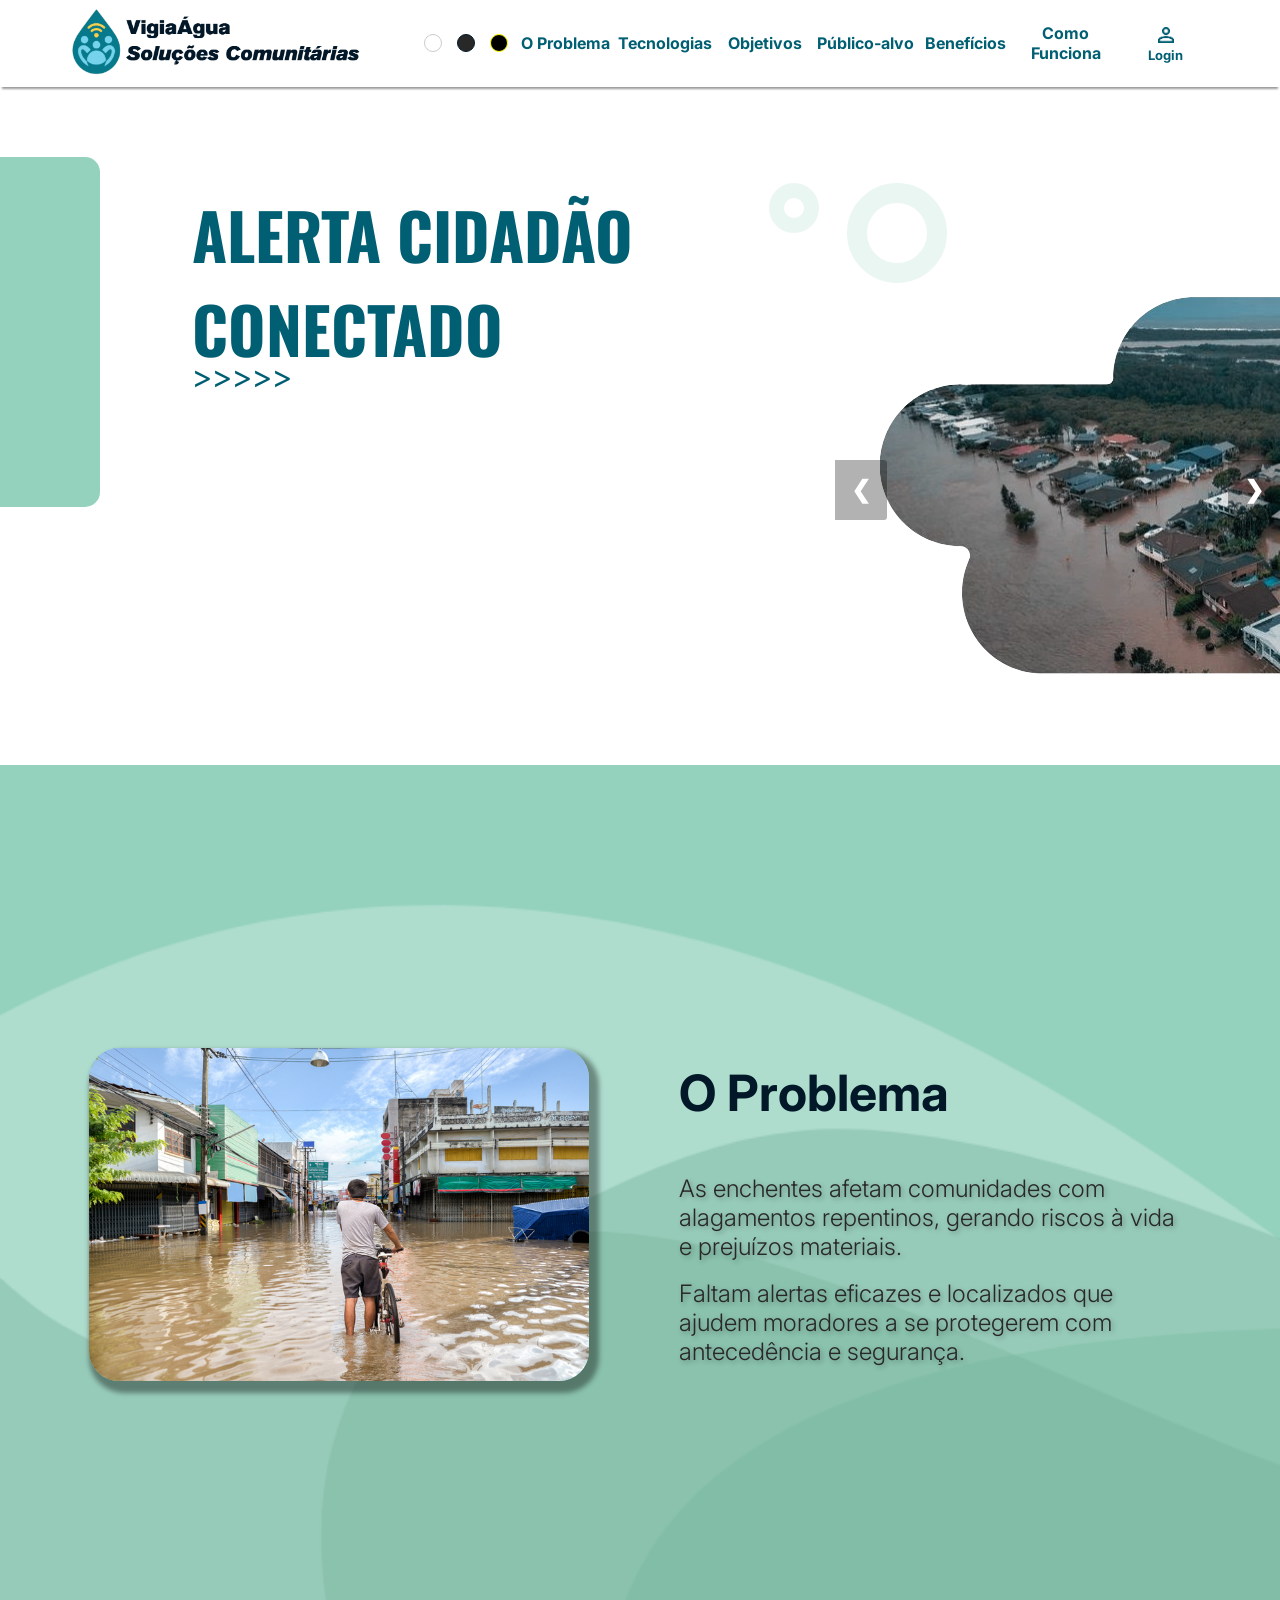
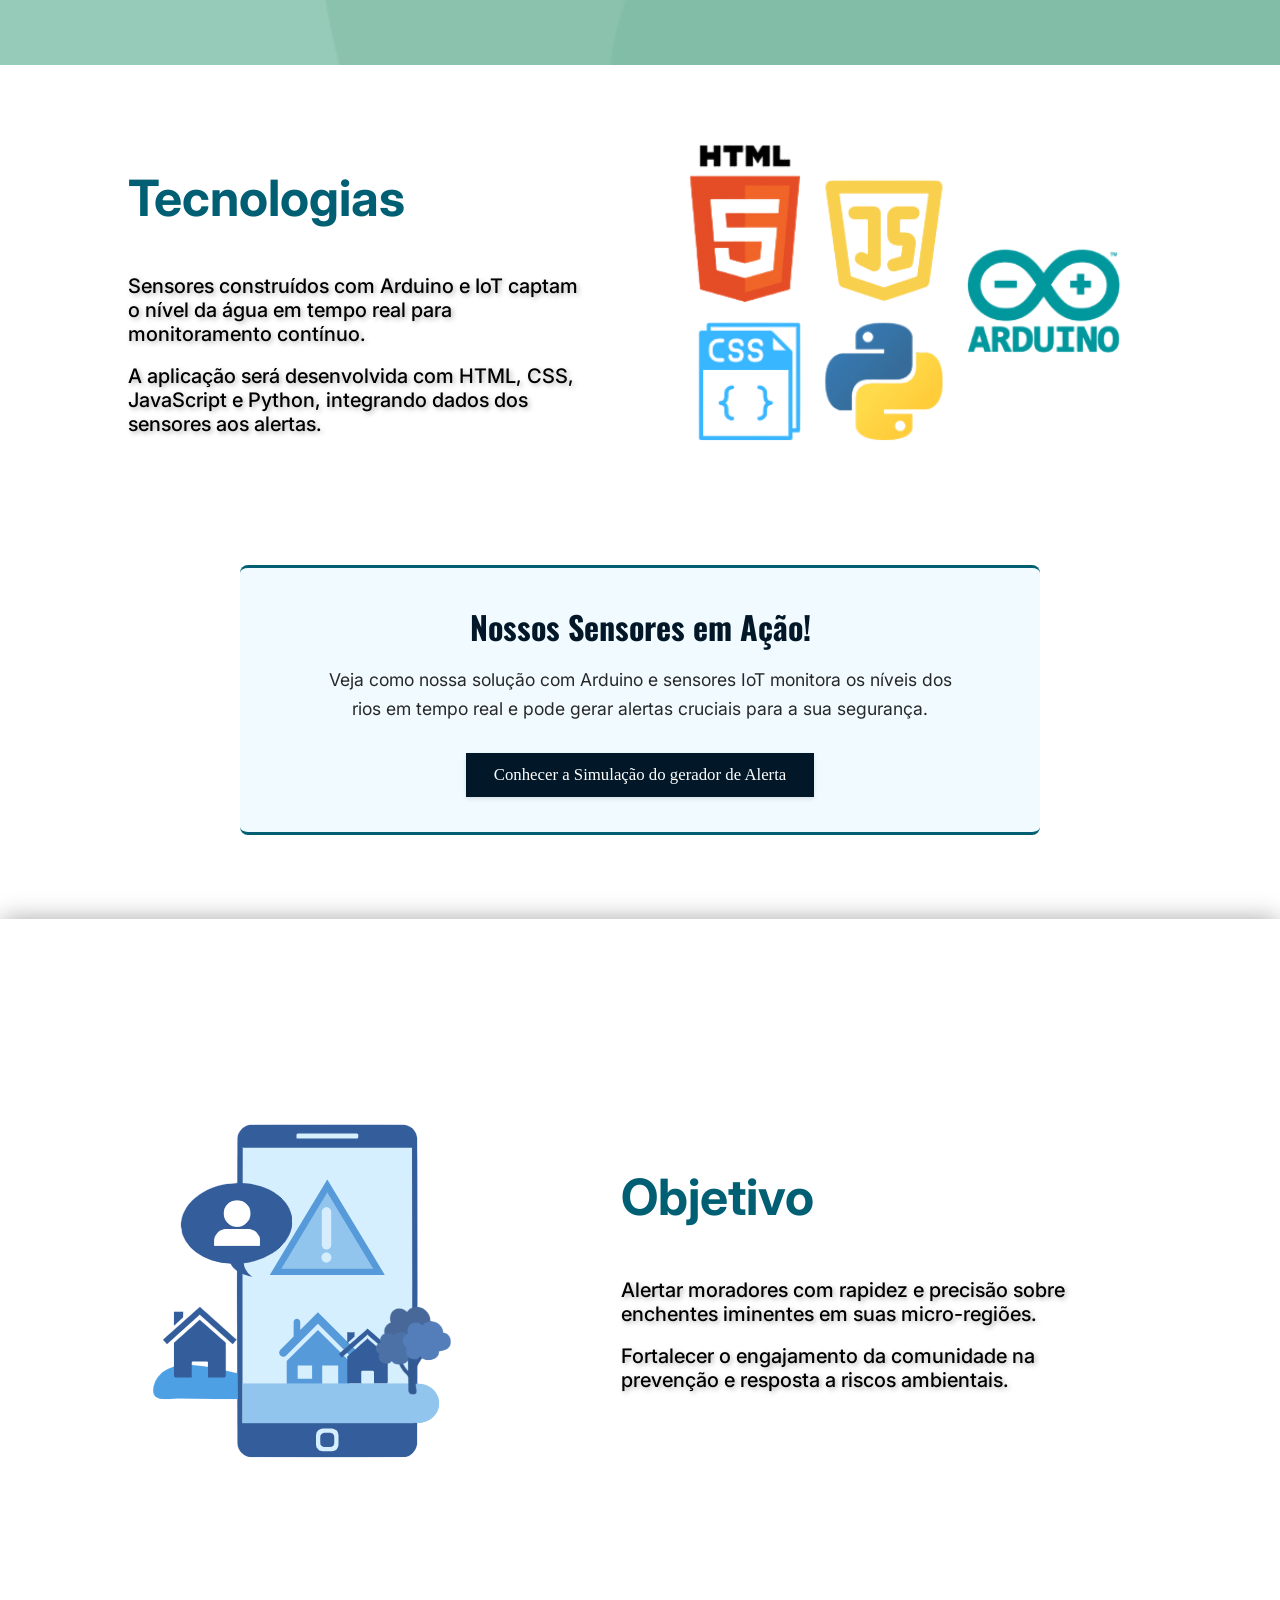
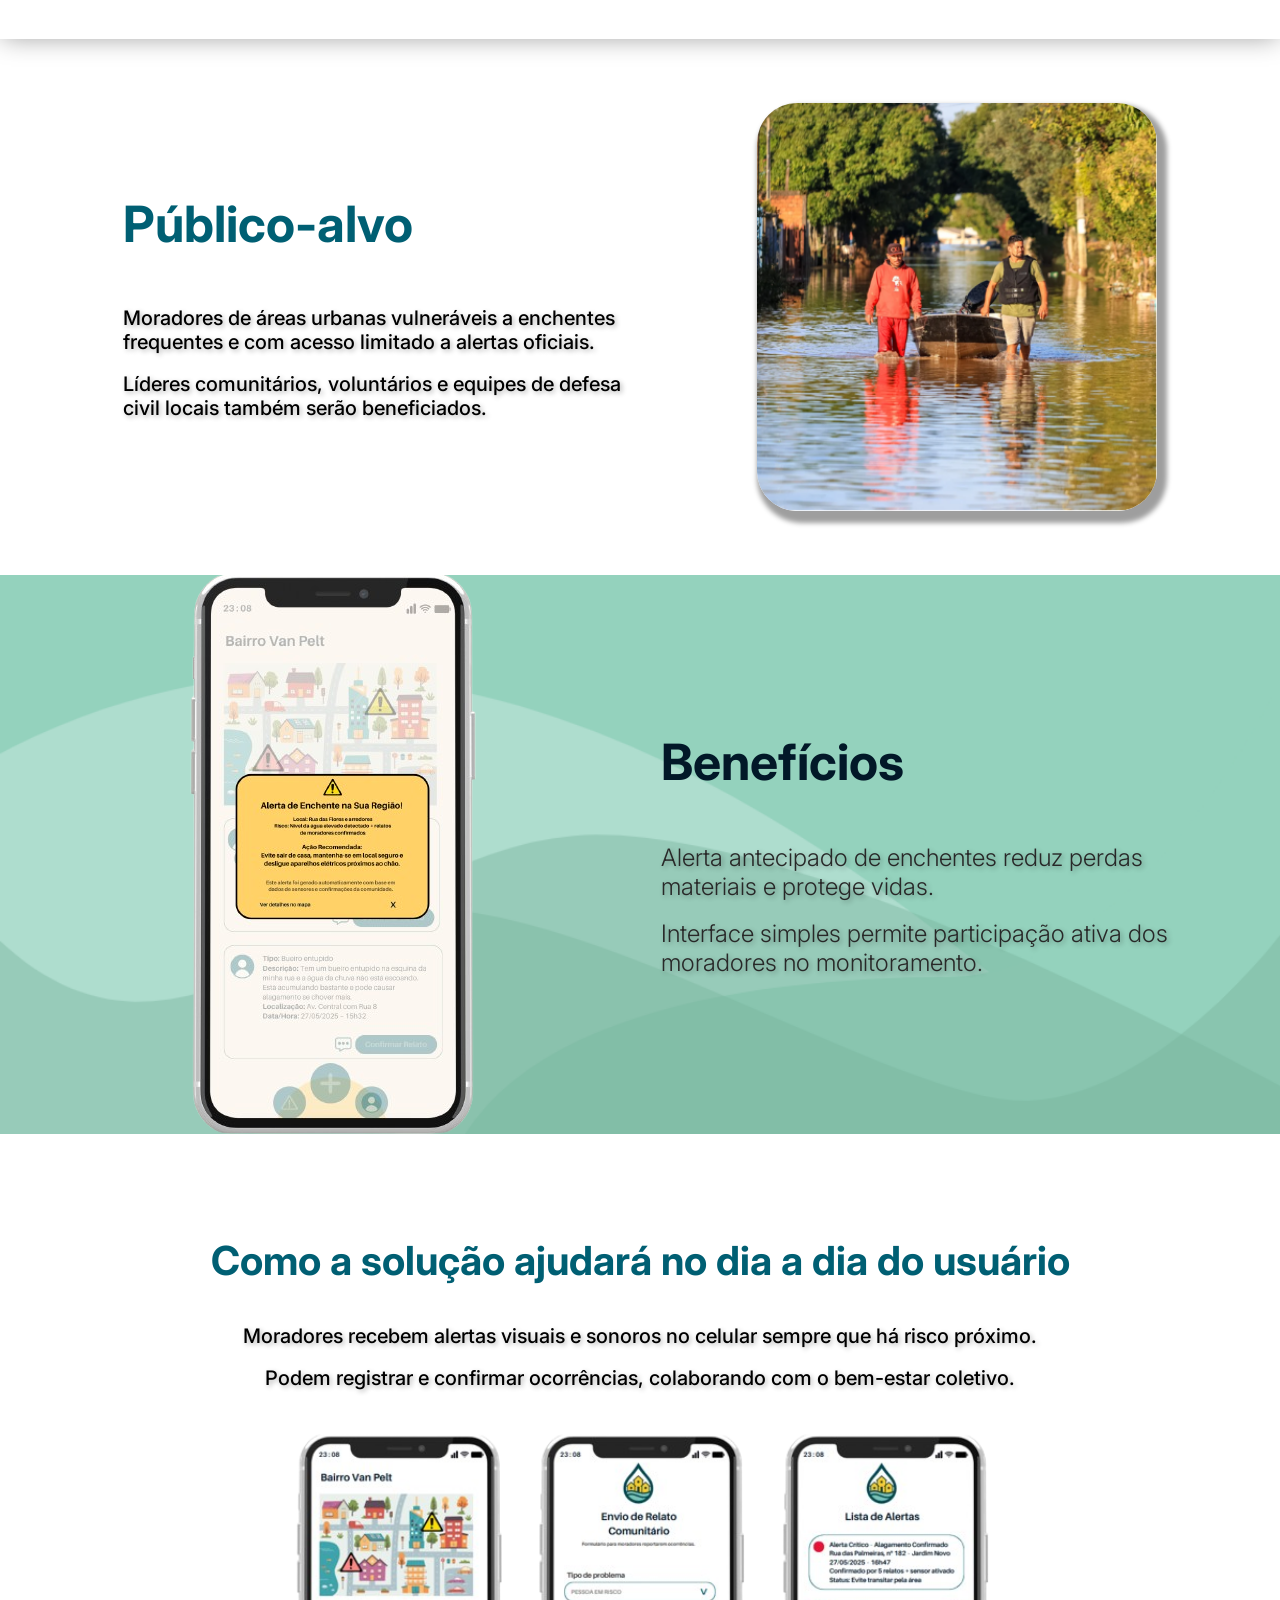
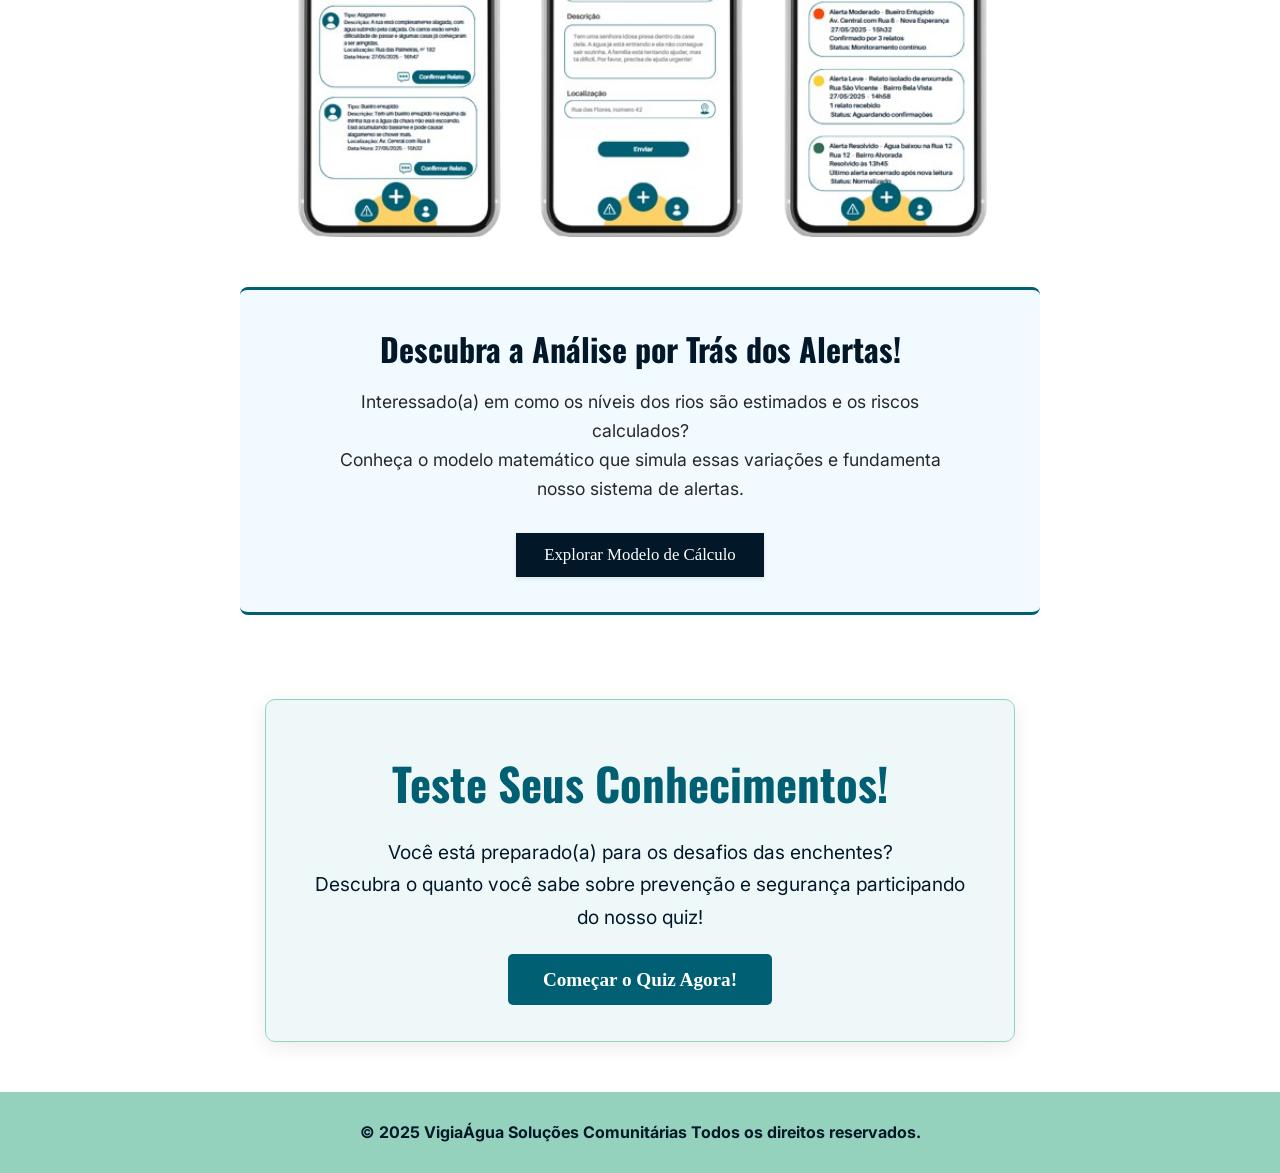
<file: index.html>
<!DOCTYPE html>
<html lang="pt-br">
<head>
    <meta charset="UTF-8">
    <meta name="viewport" content="width=device-width, initial-scale=1.0">
    <title>Alerta cidadão conectado</title>

    <link rel="stylesheet" href="src/css/style.css">
</head>
<body>
    <header class="cabecalho">
    <a href="../../index.html" aria-label="Página Inicial VigiaÁgua"> <img src="src/assets/images/logo.png" alt="Logo VigiaÁgua" class="cabecalho__logo">
    </a>
    
    <nav class="cabecalho__nav" id="navPrincipal">
        <ul class="cabecalho__lista-nav">
            <a href="#" class="cabecalho__link-nav tema-switcher" data-tema="padrao" title="Aplicar Tema Padrão">
                <li class="cabecalho__item-nav item-tema">
                    <span class="icone-tema icone-tema-padrao"></span>
                </li>
            </a>
            <a href="#" class="cabecalho__link-nav tema-switcher" data-tema="escuro" title="Aplicar Tema Escuro">
                <li class="cabecalho__item-nav item-tema">
                    <span class="icone-tema icone-tema-escuro"></span>
                </li>
            </a>
            <a href="#" class="cabecalho__link-nav tema-switcher" data-tema="contraste" title="Aplicar Tema Alto Contraste">
                <li class="cabecalho__item-nav item-tema">
                    <span class="icone-tema icone-tema-contraste"></span>
                </li>
            </a>

            <a href="#problema" class="cabecalho__link-nav">
                <li class="cabecalho__item-nav">O Problema</li>
            </a>
            <a href="#tecnologias" class="cabecalho__link-nav">
                <li class="cabecalho__item-nav">Tecnologias</li>
            </a>
            <a href="#objetivos" class="cabecalho__link-nav">
                <li class="cabecalho__item-nav">Objetivos</li>
            </a>
            <a href="#publicoalvo" class="cabecalho__link-nav">
                <li class="cabecalho__item-nav">Público-alvo</li>
            </a>
            <a href="#beneficios" class="cabecalho__link-nav">
                <li class="cabecalho__item-nav">Benefícios</li>
            </a>
            <a href="#comofunciona" class="cabecalho__link-nav">
                <li class="cabecalho__item-nav">Como Funciona</li>
            </a>

            <a href="src/pages/login.html"
                class="cabecalho__link-nav cabecalho__login-item"
                id="auth-link"
                data-loggedout-href="src/pages/login.html"
                data-loggedin-href="src/pages/conta.html">
                <li class="cabecalho__item-nav login_icon">
                    <img id="auth-link-img"
                        src="src/assets/images/login.png" 
                        alt="Login"
                        style="height: 24px; vertical-align: middle;"
                        data-loggedout-src="src/assets/images/login.png"
                        data-loggedin-src="src/assets/images/conta.png" data-loggedin-alt="Conta">
                    <br>
                    <span id="auth-link-text"
                        data-loggedout-text="Login"
                        data-loggedin-text="Conta">Login</span>
                </li>
            </a>
        </ul>
    </nav>

    <button class="cabecalho__menu-hamburguer" id="menuHamburguer" aria-label="Abrir menu" aria-expanded="false" aria-controls="navPrincipal">
        <span></span>
        <span></span>
        <span></span>
    </button>
</header>

    <main class="principal">
        <div class="principal__apresentacao">
        <div class="principal__caixa"></div>
        <h2 class="principal__titulo">Alerta cidadão <br> conectado</h2>
        <span class="principal__span">>>>>></span>
        <div class="principal__circulo"></div>
        <div class="principal__circulo2"></div>

        <div class="slideshow-container">
            <div class="meuSlide fade">
                <img src="src/assets/images/img_enchente.png" alt="Imagem de enchente 1">
            </div>
            <div class="meuSlide fade">
                <img src="src/assets/images/enchente_publicoalvo.png" alt="Imagem de enchente 2">
            </div>
            <div class="meuSlide fade">
                <img src="src/assets/images/enchente_problema.jpg" alt="Imagem de enchente 3">
            </div>

            <a class="anterior" onclick="mudarSlide(-1)">&#10094;</a>
            <a class="proximo" onclick="mudarSlide(1)">&#10095;</a>
        </div>
        </div>

        <section class="principal__problema" id="problema">
            <div class="principal__problema-conteudo">
                <h2 class="principal__problema-titulo">O Problema</h2>
                <p class="principal__problema-texto">
                    As enchentes afetam comunidades com alagamentos repentinos, gerando riscos à vida e prejuízos materiais.
                </p><br>
                <p class="principal__problema-texto">
                    Faltam alertas eficazes e localizados que ajudem moradores a se protegerem com antecedência e segurança.
                </p>
            </div>
            <img src="src/assets/images/enchente_problema.jpg" alt="Menino de costas andando com uma bicicleta no meio de uma enchente" class="principal__problema-img" >
        </section>

        <section class="principal__tecnologias" id="tecnologias">
            <div class="principal__tecnologias-linha-conteudo">
                <div class="principal__tecnologias-conteudo">
                    <h2 class="principal__tecnologias-titulo">Tecnologias</h2>
                    <p class="principal__tecnologias-texto">
                        Sensores construídos com Arduino e IoT captam o nível da água em tempo real para monitoramento contínuo. 
                    </p><br>
                    <p class="principal__tecnologias-texto">
                    A aplicação será desenvolvida com HTML, CSS, JavaScript e Python, integrando dados dos sensores aos alertas.
                    </p>
                </div>
                <img src="src/assets/images/tecnologias.png" alt="Tecnologias utilizadas: HTML, CSS,JavaScript, Pyhton e Arduíno" class="principal__tecnologias-img" >
            </div>

            <div class="convite-bloco convite-sensores-iot">
                <h3 class="convite-bloco__titulo">Nossos Sensores em Ação!</h3>
                <p class="convite-bloco__texto">
                    Veja como nossa solução com Arduino e sensores IoT monitora os níveis dos rios em tempo real e pode gerar alertas cruciais para a sua segurança.
                </p>
                <a href="https://wokwi.com/projects/432203878280288257" class="form-botao convite-bloco__botao" target="_blank">Conhecer a Simulação do gerador de Alerta</a>
            </div>
        </section>

        <section class="principal__objetivo" id="objetivos">
            <div class="principal__objetivo-conteudo">
                <h2 class="principal__objetivo-titulo">Objetivo</h2>
                <p class="principal__objetivo-texto">
                    Alertar moradores com rapidez e precisão sobre enchentes iminentes em suas micro-regiões.
                </p><br>
                <p class="principal__objetivo-texto">
                   Fortalecer o engajamento da comunidade na prevenção e resposta a riscos ambientais.
                </p>
            </div>
            <img src="src/assets/images/objetivo.png" alt="Desenho de um celular com um símbolo de alerta na tela, três casas ao fundo e uma árvore ao lado." class="principal__objetivo-img" >
        </section>

        <section class="principal__publicoalvo" id="publicoalvo">
            <div class="principal__publicoalvo-conteudo">
                <h2 class="principal__publicoalvo-titulo">Público-alvo</h2>
                <p class="principal__publicoalvo-texto">
                    Moradores de áreas urbanas vulneráveis a enchentes frequentes e com acesso limitado a alertas oficiais.
                </p><br>
                <p class="principal__publicoalvo-texto">
                   Líderes comunitários, voluntários e equipes de defesa civil locais também serão beneficiados.
                </p>
            </div>
            <img src="src/assets/images/enchente_publicoalvo.png" alt="Imagem de dois homens com um barco em uma enchente." class="principal__publicoalvo-img" >
        </section>

        <section class="principal__beneficios" id="beneficios">
            <div class="principal__beneficios-conteudo">
                <h2 class="principal__beneficios-titulo">Benefícios</h2>
                <p class="principal__beneficios-texto">
                    Alerta antecipado de enchentes reduz perdas materiais e protege vidas.
                </p><br>
                <p class="principal__beneficios-texto">
                   Interface simples permite participação ativa dos moradores no monitoramento.
                </p>
            </div>
            <img src="src/assets/images/beneficios.png" alt="Imagem do protótipo da solução: celular exibindo uma mensagem de alerta." class="principal__beneficios-img" >
        </section>

        <section class="principal__solucao" id="comofunciona">
           
            <h2 class="principal__solucao-titulo">Como a solução ajudará no dia a dia do usuário </h2>
            <p class="principal__solucao-texto">
                Moradores recebem alertas visuais e sonoros no celular sempre que há risco próximo.
            </p><br>
            <p class="principal__solucao-texto">
                Podem registrar e confirmar ocorrências, colaborando com o bem-estar coletivo.
            </p>
           
            <img src="src/assets/images/solucao.png" alt="Protótipo de aplicativo com três telas: uma mostra relatos de problemas urbanos, outra permite enviar um novo relato, e a terceira exibe alertas classificados por gravidade com cores e detalhes." class="principal__solucao-img" >

            <div class="convite-bloco convite-modelo-matematico">
                <h3 class="convite-bloco__titulo">Descubra a Análise por Trás dos Alertas!</h3>
                <p class="convite-bloco__texto">
                    Interessado(a) em como os níveis dos rios são estimados e os riscos calculados? <br>
                    Conheça o modelo matemático que simula essas variações e fundamenta nosso sistema de alertas.
                </p>
                <a href="src/pages/calculo.html" class="form-botao convite-bloco__botao">Explorar Modelo de Cálculo</a>
            </div>
            </section>

        <section class="quiz-convite-secao" id="quiz_enchente"> <h2 class="quiz-convite__titulo">Teste Seus Conhecimentos!</h2>
            <p class="quiz-convite__texto">
                Você está preparado(a) para os desafios das enchentes? <br>
                Descubra o quanto você sabe sobre prevenção e segurança participando do nosso quiz!
            </p>
            <a href="src/pages/quiz.html" class="form-botao quiz-convite__botao">Começar o Quiz Agora!</a>
        </section>
    </main>

    <footer class="rodape">
        <p>
            © 2025 VigiaÁgua Soluções Comunitárias Todos os direitos reservados.
        </p>
    </footer>
</body>

<script src="src/js/slide.js"></script>
<script src="src/js/estaLogado.js"></script>
<script src="src/js/personalizacaoTema.js"></script>
<script src="src/js/menuHamburguer.js"></script>

</html>
</file>
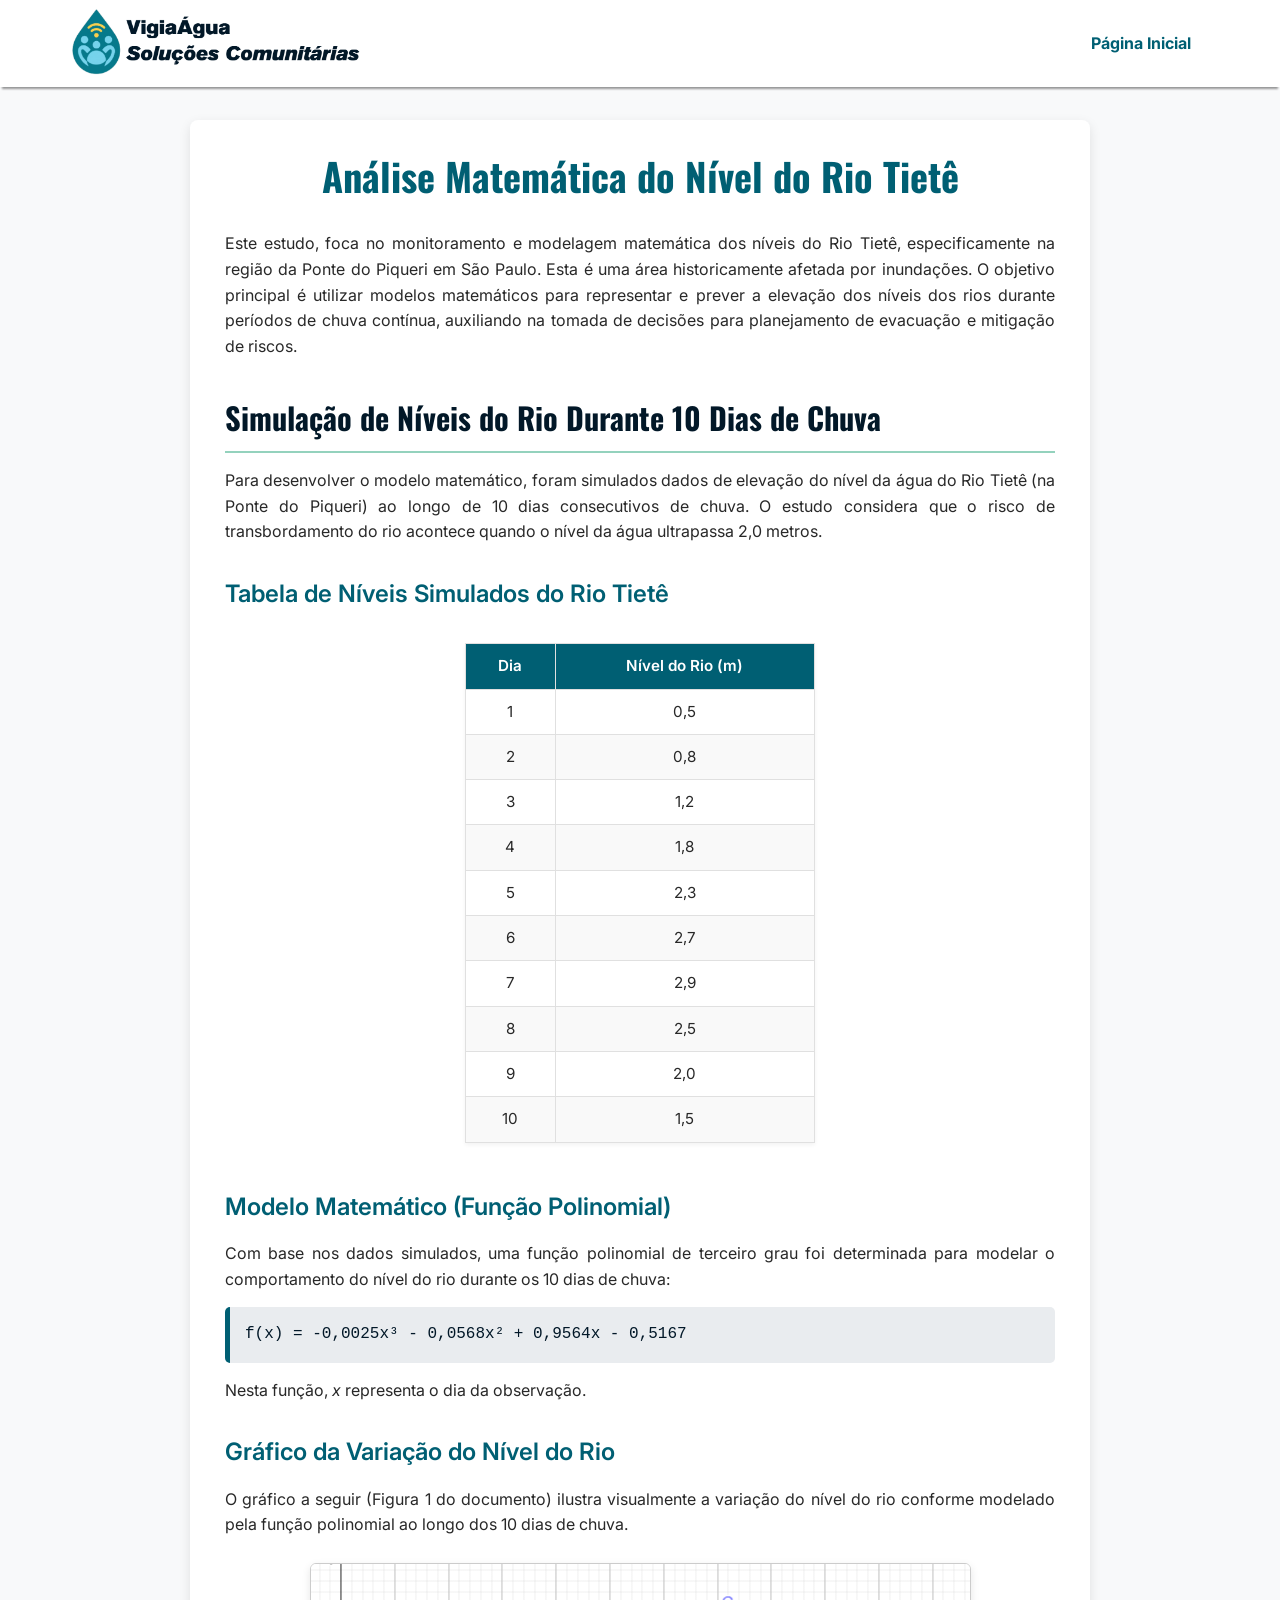
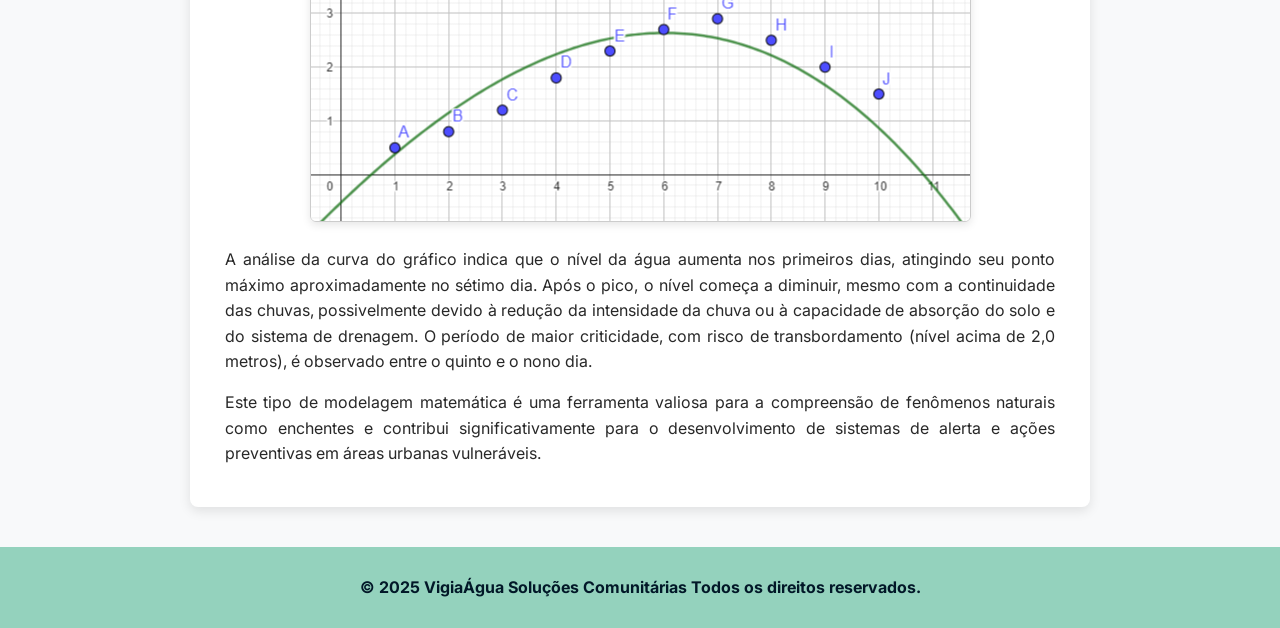
<file: src/pages/calculo.html>
<!DOCTYPE html>
<html lang="pt-br">
<head>
    <meta charset="UTF-8">
    <meta name="viewport" content="width=device-width, initial-scale=1.0">
    <title>Cálculo e Modelagem - Alerta Cidadão Conectado</title>
    <link rel="stylesheet" href="../css/style.css">
</head>
<body>
    <header class="cabecalho">
        <a href="../../index.html" aria-label="Página Inicial VigiaÁgua">
            <img src="../assets/images/logo.png" alt="Logo VigiaÁgua" class="cabecalho__logo">
        </a>
        <nav class="cabecalho__nav">
            <ul class="cabecalho__lista-nav">
                <a href="../../index.html" class="cabecalho__link-nav" style="width: 150px; margin-left: 500px;">
                    <li class="cabecalho__item-nav">Página Inicial</li>
                </a>
                </ul>
        </nav>
    </header>

    <main class="calculo">
        <section class="conteudo-calculo">
            <h1>Análise Matemática do Nível do Rio Tietê</h1>
            <p>Este estudo, foca no monitoramento e modelagem matemática dos níveis do Rio Tietê, especificamente na região da Ponte do Piqueri em São Paulo. Esta é uma área historicamente afetada por inundações. O objetivo principal é utilizar modelos matemáticos para representar e prever a elevação dos níveis dos rios durante períodos de chuva contínua, auxiliando na tomada de decisões para planejamento de evacuação e mitigação de riscos.</p>

            <h2>Simulação de Níveis do Rio Durante 10 Dias de Chuva</h2>
            <p>Para desenvolver o modelo matemático, foram simulados dados de elevação do nível da água do Rio Tietê (na Ponte do Piqueri) ao longo de 10 dias consecutivos de chuva. O estudo considera que o risco de transbordamento do rio acontece quando o nível da água ultrapassa 2,0 metros.</p>

            <h3>Tabela de Níveis Simulados do Rio Tietê</h3>
            <div class="tabela-container">
                <table>
                    <thead>
                        <tr>
                            <th>Dia</th>
                            <th>Nível do Rio (m)</th>
                        </tr>
                    </thead>
                    <tbody>
                        <tr><td>1</td><td>0,5</td></tr>
                        <tr><td>2</td><td>0,8</td></tr>
                        <tr><td>3</td><td>1,2</td></tr>
                        <tr><td>4</td><td>1,8</td></tr>
                        <tr><td>5</td><td>2,3</td></tr>
                        <tr><td>6</td><td>2,7</td></tr>
                        <tr><td>7</td><td>2,9</td></tr>
                        <tr><td>8</td><td>2,5</td></tr>
                        <tr><td>9</td><td>2,0</td></tr>
                        <tr><td>10</td><td>1,5</td></tr>
                    </tbody>
                </table>
            </div>

            <h3>Modelo Matemático (Função Polinomial)</h3>
            <p>Com base nos dados simulados, uma função polinomial de terceiro grau foi determinada para modelar o comportamento do nível do rio durante os 10 dias de chuva:</p>
            <p class="funcao-matematica"><em>f(x) = -0,0025x³ - 0,0568x² + 0,9564x - 0,5167</em></p>
            <p>Nesta função, <em>x</em> representa o dia da observação.</p>

            <h3>Gráfico da Variação do Nível do Rio</h3>
            <p>O gráfico a seguir (Figura 1 do documento) ilustra visualmente a variação do nível do rio conforme modelado pela função polinomial ao longo dos 10 dias de chuva.</p>
            <img src="../assets/images/grafico.png" alt="Gráfico da variação do nível do rio Tietê em 10 dias de chuva" class="grafico-rio">
            
            <p>A análise da curva do gráfico indica que o nível da água aumenta nos primeiros dias, atingindo seu ponto máximo aproximadamente no sétimo dia. Após o pico, o nível começa a diminuir, mesmo com a continuidade das chuvas, possivelmente devido à redução da intensidade da chuva ou à capacidade de absorção do solo e do sistema de drenagem. O período de maior criticidade, com risco de transbordamento (nível acima de 2,0 metros), é observado entre o quinto e o nono dia.</p>

            <p>Este tipo de modelagem matemática é uma ferramenta valiosa para a compreensão de fenômenos naturais como enchentes e contribui significativamente para o desenvolvimento de sistemas de alerta e ações preventivas em áreas urbanas vulneráveis.</p>
        </section>
    </main>

    <footer class="rodape">
        <p>
            © 2025 VigiaÁgua Soluções Comunitárias Todos os direitos reservados.
        </p>
    </footer>

    <script src="../js/slide.js"></script> 
    <script src="../js/estaLogado.js"></script>
    <script src="../js/personalizacaoTema.js"></script>
</body>
</html>
</file>
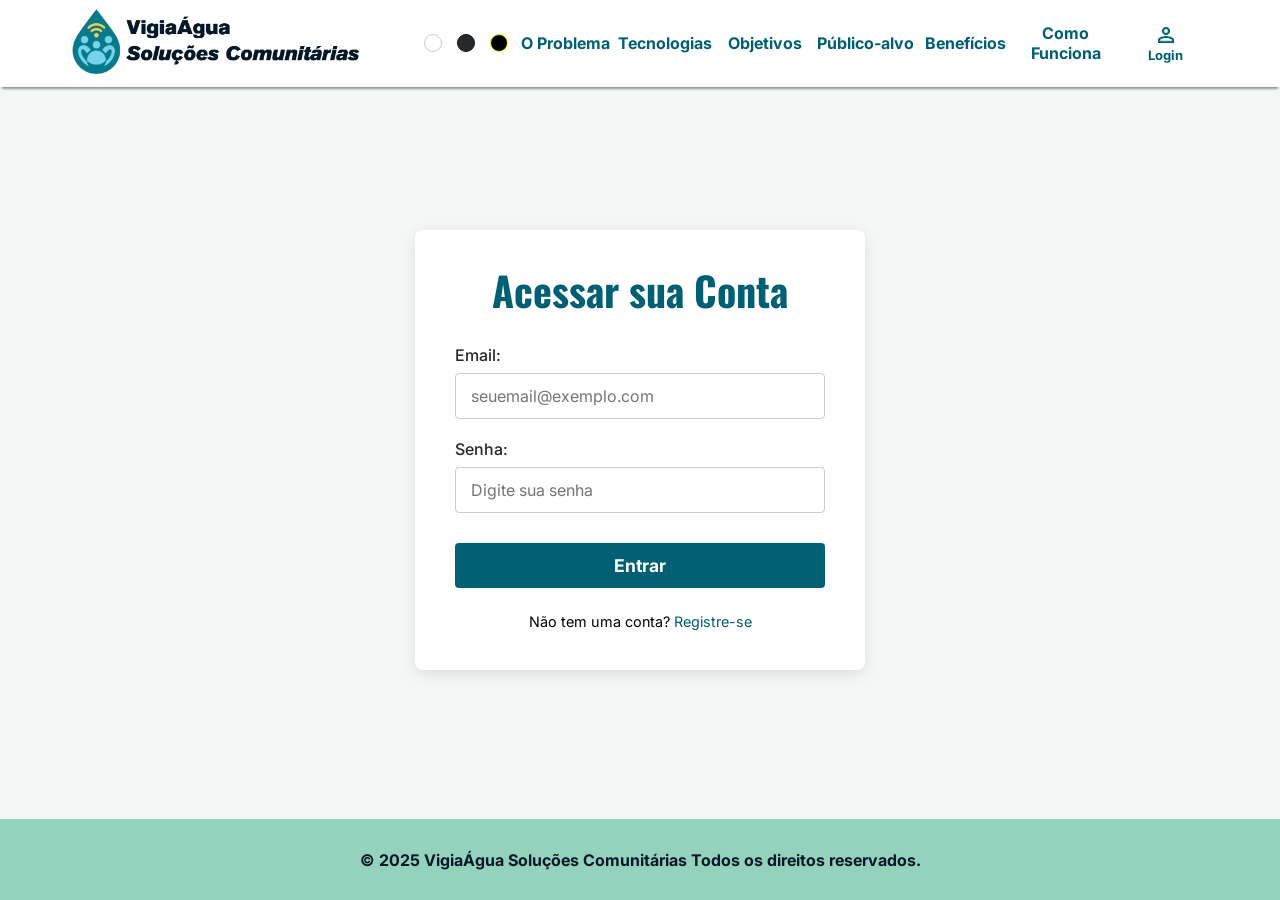
<file: src/pages/login.html>
<!DOCTYPE html>
<html lang="pt-br">
<head>
    <meta charset="UTF-8">
    <meta name="viewport" content="width=device-width, initial-scale=1.0">
    <title>Login</title>
    <link rel="stylesheet" href="../css/style.css">
    </head>
<body>
    <header class="cabecalho">
        <a href="../../index.html" aria-label="Página Inicial VigiaÁgua">
            <img src="../../src/assets/images/logo.png" alt="Logo VigiaÁgua" class="cabecalho__logo">
        </a>
        <nav class="cabecalho__nav">
            <ul class="cabecalho__lista-nav">
                <a href="#" class="cabecalho__link-nav tema-switcher" data-tema="padrao" title="Aplicar Tema Padrão">
                    <li class="cabecalho__item-nav item-tema">
                        <span class="icone-tema icone-tema-padrao"></span>
                    </li>
                </a>
                <a href="#" class="cabecalho__link-nav tema-switcher" data-tema="escuro" title="Aplicar Tema Escuro">
                    <li class="cabecalho__item-nav item-tema">
                        <span class="icone-tema icone-tema-escuro"></span>
                    </li>
                </a>
                <a href="#" class="cabecalho__link-nav tema-switcher" data-tema="contraste" title="Aplicar Tema Alto Contraste">
                    <li class="cabecalho__item-nav item-tema">
                        <span class="icone-tema icone-tema-contraste"></span>
                    </li>
                </a>
                
                <a href="../../index.html#problema" class="cabecalho__link-nav">
                    <li class="cabecalho__item-nav">O Problema</li>
                </a>
                <a href="../../index.html#tecnologias" class="cabecalho__link-nav">
                    <li class="cabecalho__item-nav">Tecnologias</li>
                </a>
                <a href="../../index.html#objetivos" class="cabecalho__link-nav">
                    <li class="cabecalho__item-nav">Objetivos</li>
                </a>
                <a href="../../index.html#publicoalvo" class="cabecalho__link-nav">
                    <li class="cabecalho__item-nav">Público-alvo</li>
                </a>
                <a href="../../index.html#beneficios" class="cabecalho__link-nav">
                    <li class="cabecalho__item-nav">Benefícios</li>
                </a>
                <a href="../../index.html#comofunciona" class="cabecalho__link-nav">
                    <li class="cabecalho__item-nav">Como Funciona</li>
                </a>
                <a href="login.html" class="cabecalho__link-nav cabecalho__login-item"
                    id="auth-link"
                    data-loggedout-href="login.html" data-loggedin-href="conta.html"> <li class="cabecalho__item-nav login_icon">
                            <img id="auth-link-img"
                                src="../assets/images/login.png" alt="Login"
                                style="height: 24px; vertical-align: middle;"
                                data-loggedout-src="../assets/images/login.png"
                                data-loggedin-src="../assets/images/conta.png" data-loggedin-alt="Conta">
                            <br>
                            <span id="auth-link-text"
                                data-loggedout-text="Login"
                                data-loggedin-text="Conta">Login</span>
                        </li>
                </a>
            </ul>
        </nav>
    </header>

    <main class="principal principal-login">
        <section class="login-container">
            <h2 class="login-titulo">Acessar sua Conta</h2>
            <form id="loginForm" class="login-form" novalidate>
                <div class="form-grupo">
                    <label for="email" class="form-label">Email:</label>
                    <input type="email" id="email" name="email" class="form-input" required placeholder="seuemail@exemplo.com">
                </div>
                <div class="form-grupo">
                    <label for="senha" class="form-label">Senha:</label>
                    <input type="password" id="senha" name="senha" class="form-input" required placeholder="Digite sua senha">
                </div>
                <button type="submit" class="form-botao">Entrar</button>
                <p id="mensagemErro" class="mensagem-erro" style="display: none;"></p>
            </form>
            <div class="login-links-adicionais">
                <p>Não tem uma conta? <a href="registro.html">Registre-se</a></p>
            </div>
        </section>
    </main>

    <footer class="rodape">
        <p>
            © 2025 VigiaÁgua Soluções Comunitárias Todos os direitos reservados.
        </p>
    </footer>

    <script src="../js/login.js"></script>
    <script src="../js/estaLogado.js"></script>
    <script src="../js/personalizacaoTema.js"></script>

</body>
</html>
</file>
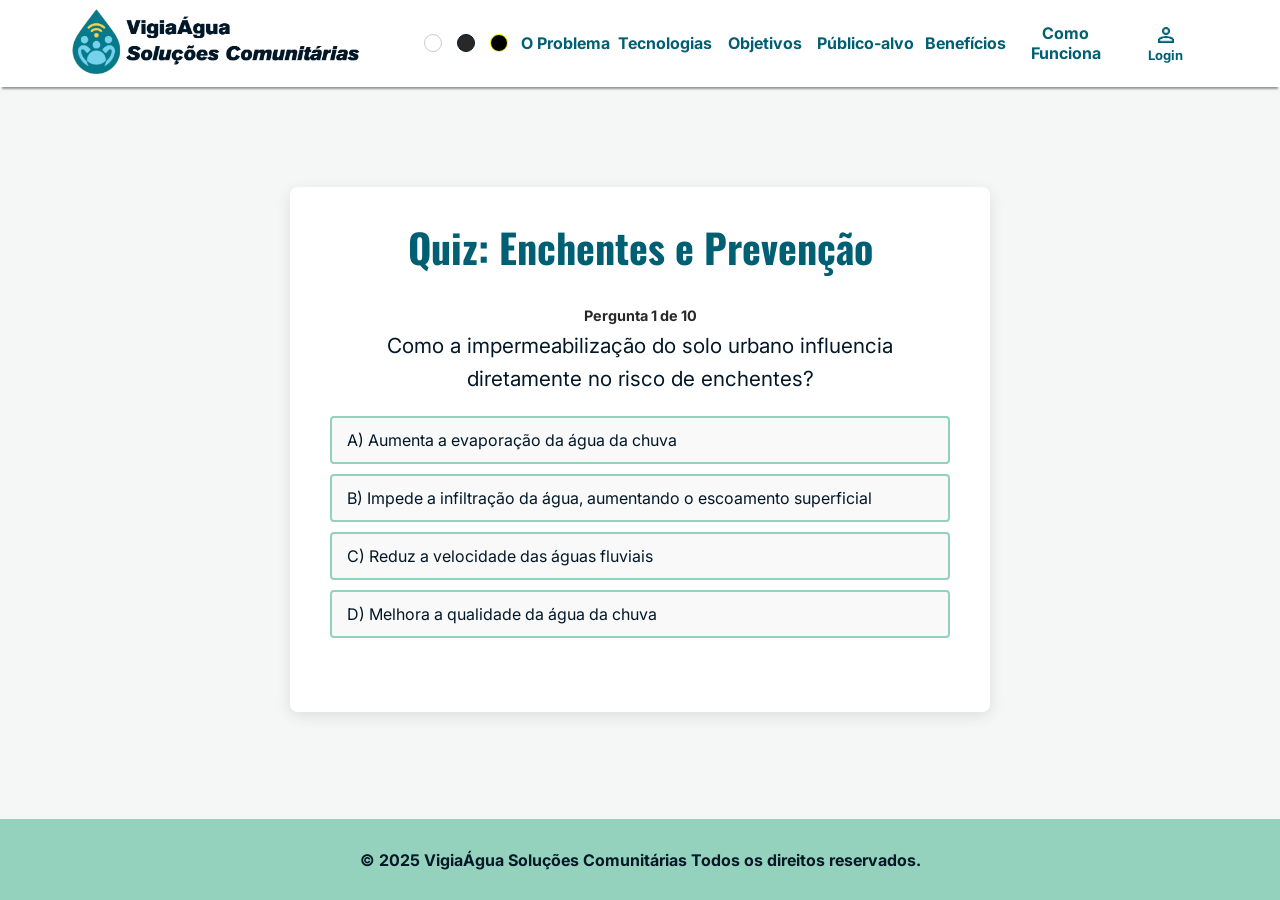
<file: src/pages/quiz.html>
<!DOCTYPE html>
<html lang="pt-br">
<head>
    <meta charset="UTF-8">
    <meta name="viewport" content="width=device-width, initial-scale=1.0">
    <title>Quiz - Enchentes e Prevenção</title>
    <link rel="stylesheet" href="../css/style.css"> </head>
<body>
    <header class="cabecalho">
        <a href="../../index.html" aria-label="Página Inicial VigiaÁgua">
            <img src="../../src/assets/images/logo.png" alt="Logo VigiaÁgua" class="cabecalho__logo">
        </a>
        <nav class="cabecalho__nav">
            <ul class="cabecalho__lista-nav">
                <a href="#" class="cabecalho__link-nav tema-switcher" data-tema="padrao" title="Aplicar Tema Padrão">
                    <li class="cabecalho__item-nav item-tema">
                        <span class="icone-tema icone-tema-padrao"></span>
                    </li>
                </a>
                <a href="#" class="cabecalho__link-nav tema-switcher" data-tema="escuro" title="Aplicar Tema Escuro">
                    <li class="cabecalho__item-nav item-tema">
                        <span class="icone-tema icone-tema-escuro"></span>
                    </li>
                </a>
                <a href="#" class="cabecalho__link-nav tema-switcher" data-tema="contraste" title="Aplicar Tema Alto Contraste">
                    <li class="cabecalho__item-nav item-tema">
                        <span class="icone-tema icone-tema-contraste"></span>
                    </li>
                </a>
                
                <a href="../../index.html#problema" class="cabecalho__link-nav">
                    <li class="cabecalho__item-nav">O Problema</li>
                </a>
                <a href="../../index.html#tecnologias" class="cabecalho__link-nav">
                    <li class="cabecalho__item-nav">Tecnologias</li>
                </a>
                <a href="../../index.html#objetivos" class="cabecalho__link-nav">
                    <li class="cabecalho__item-nav">Objetivos</li>
                </a>
                <a href="../../index.html#publicoalvo" class="cabecalho__link-nav">
                    <li class="cabecalho__item-nav">Público-alvo</li>
                </a>
                <a href="../../index.html#beneficios" class="cabecalho__link-nav">
                    <li class="cabecalho__item-nav">Benefícios</li>
                </a>
                <a href="../../index.html#comofunciona" class="cabecalho__link-nav">
                    <li class="cabecalho__item-nav">Como Funciona</li>
                </a>
                <a href="login.html" class="cabecalho__link-nav cabecalho__login-item"
                    id="auth-link"
                    data-loggedout-href="login.html" data-loggedin-href="conta.html">
                    <li class="cabecalho__item-nav login_icon">
                        <img id="auth-link-img"
                            src="../assets/images/login.png" alt="Login"
                            style="height: 24px; vertical-align: middle;"
                            data-loggedout-src="../assets/images/login.png"
                            data-loggedin-src="../assets/images/conta.png" data-loggedin-alt="Conta">
                        <br>
                        <span id="auth-link-text"
                            data-loggedout-text="Login"
                            data-loggedin-text="Conta">Login</span>
                    </li>
                </a>
            </ul>
        </nav>
    </header>

    <main class="principal principal-quiz">
        <section class="quiz-container">
            <h2 class="quiz-titulo">Quiz: Enchentes e Prevenção</h2>
            <div id="quiz-area">
                <div id="pergunta-container">
                    <p id="numero-pergunta-texto" class="quiz-numero-pergunta"></p>
                    <p id="pergunta-texto" class="quiz-pergunta"></p>
                    <div id="opcoes-container" class="opcoes-respostas">
                        </div>
                </div>
                <p id="feedback-resposta" class="feedback-resposta"></p>
                <button id="proxima-pergunta-btn" class="form-botao quiz-botao" style="display: none;">Próxima Pergunta</button>
            </div>

            <div id="resultado-container" style="display:none;">
                <h3 id="resultado-titulo" class="quiz-subtitulo">Seu Resultado:</h3>
                <p id="resultado-texto" class="quiz-resultado-final"></p>
                <p id="mensagem-final" class="quiz-mensagem-final"></p>
                <button id="reiniciar-quiz-btn" class="form-botao quiz-botao">Tentar Novamente</button>
            </div>
        </section>
    </main>

    <footer class="rodape">
        <p>© 2025 VigiaÁgua Soluções Comunitárias Todos os direitos reservados.</p>
    </footer>
</body>

    <script src="../js/estaLogado.js"></script> 
    <script src="../js/quiz.js"></script>  
    <script src="../js/personalizacaoTema.js"></script>
     
</html>
</file>
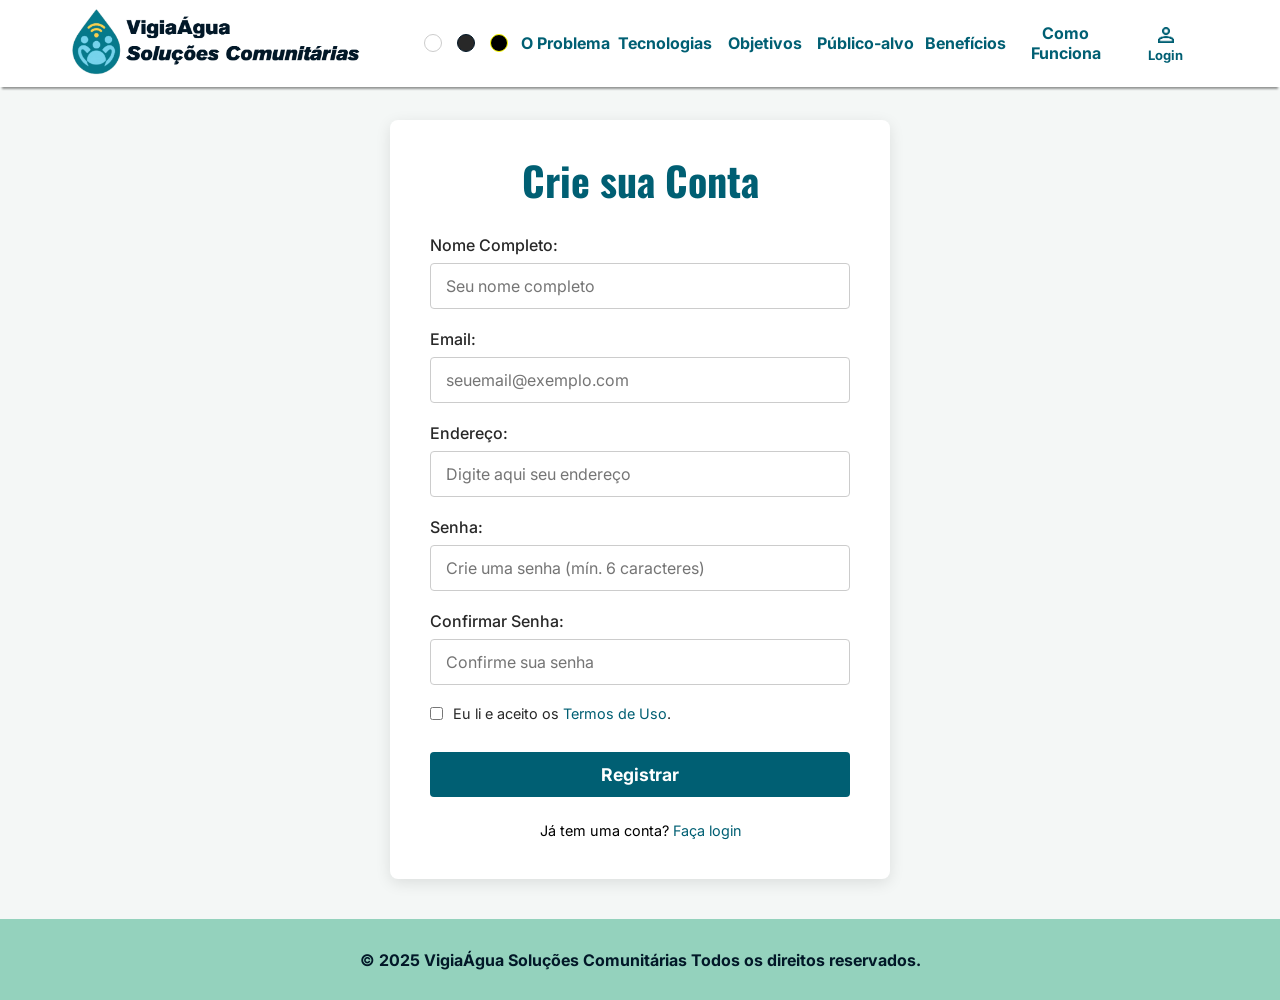
<file: src/pages/registro.html>
<!DOCTYPE html>
<html lang="pt-br">
<head>
    <meta charset="UTF-8">
    <meta name="viewport" content="width=device-width, initial-scale=1.0">
    <title>Registre-se</title>
    <link rel="stylesheet" href="../css/style.css">
</head>
<body>
    <header class="cabecalho">
        <a href="../../index.html" aria-label="Página Inicial VigiaÁgua">
            <img src="../../src/assets/images/logo.png" alt="Logo VigiaÁgua" class="cabecalho__logo">
        </a>
        <nav class="cabecalho__nav">
            <ul class="cabecalho__lista-nav">
                <a href="#" class="cabecalho__link-nav tema-switcher" data-tema="padrao" title="Aplicar Tema Padrão">
                    <li class="cabecalho__item-nav item-tema">
                        <span class="icone-tema icone-tema-padrao"></span>
                    </li>
                </a>
                <a href="#" class="cabecalho__link-nav tema-switcher" data-tema="escuro" title="Aplicar Tema Escuro">
                    <li class="cabecalho__item-nav item-tema">
                        <span class="icone-tema icone-tema-escuro"></span>
                    </li>
                </a>
                <a href="#" class="cabecalho__link-nav tema-switcher" data-tema="contraste" title="Aplicar Tema Alto Contraste">
                    <li class="cabecalho__item-nav item-tema">
                        <span class="icone-tema icone-tema-contraste"></span>
                    </li>
                </a>

                <a href="../../index.html#problema" class="cabecalho__link-nav">
                    <li class="cabecalho__item-nav">O Problema</li>
                </a>
                <a href="../../index.html#tecnologias" class="cabecalho__link-nav">
                    <li class="cabecalho__item-nav">Tecnologias</li>
                </a>
                <a href="../../index.html#objetivos" class="cabecalho__link-nav">
                    <li class="cabecalho__item-nav">Objetivos</li>
                </a>
                <a href="../../index.html#publicoalvo" class="cabecalho__link-nav">
                    <li class="cabecalho__item-nav">Público-alvo</li>
                </a>
                <a href="../../index.html#beneficios" class="cabecalho__link-nav">
                    <li class="cabecalho__item-nav">Benefícios</li>
                </a>
                <a href="../../index.html#comofunciona" class="cabecalho__link-nav">
                    <li class="cabecalho__item-nav">Como Funciona</li>
                </a>
                <a href="login.html" class="cabecalho__link-nav cabecalho__login-item"
                    id="auth-link"
                    data-loggedout-href="login.html" data-loggedin-href="conta.html"> <li class="cabecalho__item-nav login_icon">
                            <img id="auth-link-img"
                                src="../assets/images/login.png" alt="Login"
                                style="height: 24px; vertical-align: middle;"
                                data-loggedout-src="../assets/images/login.png"
                                data-loggedin-src="../assets/images/conta.png" data-loggedin-alt="Conta">
                            <br>
                            <span id="auth-link-text"
                                data-loggedout-text="Login"
                                data-loggedin-text="Conta">Login</span>
                        </li>
                </a>
            </ul>
        </nav>
    </header>

    <main class="principal principal-registro">
        <section class="registro-container">
            <h2 class="registro-titulo">Crie sua Conta</h2>
            <form id="registroForm" class="registro-form" novalidate>
                <div class="form-grupo">
                    <label for="nomeCompleto" class="form-label">Nome Completo:</label>
                    <input type="text" id="nomeCompleto" name="nomeCompleto" class="form-input" required placeholder="Seu nome completo">
                </div>
                <div class="form-grupo">
                    <label for="emailRegistro" class="form-label">Email:</label>
                    <input type="email" id="emailRegistro" name="emailRegistro" class="form-input" required placeholder="seuemail@exemplo.com">
                </div>
                <div class="form-grupo">
                    <label for="endereco" class="form-label">Endereço:</label>
                    <input type="text" id="endereco" name="endereco" class="form-input" required placeholder="Digite aqui seu endereço">
                </div>
                <div class="form-grupo">
                    <label for="senhaRegistro" class="form-label">Senha:</label>
                    <input type="password" id="senhaRegistro" name="senhaRegistro" class="form-input" required placeholder="Crie uma senha (mín. 6 caracteres)">
                </div>
                <div class="form-grupo">
                    <label for="confirmarSenha" class="form-label">Confirmar Senha:</label>
                    <input type="password" id="confirmarSenha" name="confirmarSenha" class="form-input" required placeholder="Confirme sua senha">
                </div>
                 <div class="form-grupo form-grupo-checkbox">
                    <input type="checkbox" id="termos" name="termos" required>
                    <label for="termos" class="form-label-checkbox">Eu li e aceito os <a href="#" target="_blank">Termos de Uso</a>.</label>
                </div>
                <button type="submit" class="form-botao">Registrar</button>
                <p id="mensagemErroRegistro" class="mensagem-erro" style="display: none;"></p>
            </form>
            <div class="registro-links-adicionais">
                <p>Já tem uma conta? <a href="login.html">Faça login</a></p>
            </div>
        </section>
    </main>

    <footer class="rodape">
        <p>
            © 2025 VigiaÁgua Soluções Comunitárias Todos os direitos reservados.
        </p>
    </footer>

    <script src="../js/registro.js"></script>
    <script src="../js/estaLogado.js"></script>
    <script src="../js/personalizacaoTema.js"></script>
</body>
</html>
</file>
<file: src/css/style.css>
@import url('efeitos.css');
@import url('style_webDev.css');
@import url('temas_webDev.css');
@import url('menuHumburguer.css');
@import url('https://fonts.googleapis.com/css2?family=Inter:ital,opsz,wght@0,14..32,100..900;1,14..32,100..900&display=swap');
@import url('https://fonts.googleapis.com/css2?family=Oswald:wght@200..700&display=swap');


*{
    margin: 0;
    padding: 0;
    box-sizing: border-box;
}

:root{
    --fonte-principal:"Inter", sans-serif;
    --fonte-secundaria: "Oswald", sans-serif;

    --cor-primaria: #005f73;
    --cor-secundaria: #94d2bd;
    --cor-terciaria:#021828;
    --cor-quartenaria:#282828;
    --sombra:#00000061;
}


body{
    height: 100vh;
    padding-top: 80px;
}

/* Cabeçalho */

.cabecalho{
   width: 100%;
   display: flex;
   align-items: center;
   justify-content: space-between;
   padding: 0 5%;
   margin:  0  0 2% 0;
   box-shadow: 0 4px 2px -2px rgba(0, 0, 0, 0.4);

   position: fixed; 
   top: 0; 
   left: 0;
   z-index: 1000; 
   background-color: white; 
}

.cabecalho__logo{
    width: 300px;
    border-radius: 16px;
}

.cabecalho__lista-nav{
    display: flex;
    align-items: center; 
    justify-content: right;
    width: 800px;  
    padding-right: 0px; 
    margin-right: 0px;
}

.cabecalho__link-nav{
    text-decoration: none;
    width: 100%;
    text-align: center;
}

.cabecalho__item-nav{
    list-style: none;
    color: var(--cor-primaria);
    font-weight: bold;
    font-family: var(--fonte-principal);
    margin: 0 1%;
}

.login_icon{
    font-size: small;
}


/* Main - Apresentação */

.principal{
    width: 100%;
}

.principal__apresentacao{
    margin: 6% 0;
    width: 100%;
    position: relative;
    height: 59vh;
}

.principal__caixa{
    width: 100px;
    height: 350px;
    background-color: var(--cor-secundaria);
    position: absolute;
    border-radius: 0 15px 15px 0;
}

.principal__circulo{
    position: absolute;
    width: 100px;
    height: 100px;
    border: 20px var(--cor-secundaria) solid;
    border-radius: 50%;
    top: 5%;
    right: 26%;
    z-index: 1;
    opacity: 20%;
}

.principal__circulo2{
    position: absolute;
    width: 50px;
    height: 50px;
    border: 15px var(--cor-secundaria) solid;
    border-radius: 50%;
    top: 5%;
    right: 36%;
    z-index: 1;
    opacity: 20%;
}

.principal__titulo{
    position: absolute;
    color: var(--cor-primaria);
    text-transform: uppercase;
    font-family: var(--fonte-secundaria);
    font-size: 4rem;
    left: 15%;
    top: 30px;
}

.principal__span{
    position: absolute;
    color: var(--cor-primaria);
    text-transform: uppercase;
    font-family: var(--fonte-principal);
    font-size: 2rem;
    left: 15%;
    top: 200px;
}

.principal__img{
    position: absolute;
    right: 0;
    bottom: 0;
    max-height: 100%;
} 


/* Main - Problema */

.principal__problema{
    width: 100%; 
    height: 100vh;
    background-image: url(../assets/images/problema_bg.png);
    background-repeat: no-repeat;
    background-size: cover;
    display: flex;
    justify-content: space-evenly;
    align-items: center;
    flex-direction: row-reverse;
    margin:  0 0 5%;
}

.principal__problema-conteudo{
    width: 40%;
}

.principal__problema-titulo,
.principal__beneficios-titulo{
    color: var(--cor-terciaria);
    font-family: var(--fonte-principal);
    font-size: 50px;
    margin:  0 0 10%;
}

.principal__problema-texto,
.principal__beneficios-texto{
    font-family: var(--fonte-principal);
    font-weight: 300;
    font-size: 24px;
    color: var(--cor-quartenaria);
    text-shadow: 2px 2px 5px rgba(0, 0, 0, 0.3);
}

.principal__problema-img{
    width: 500px;
    border-radius: 30px;
    box-shadow: 5px 7px 5px 5px var(--sombra);
}


/* Main - Objetivo */

.principal__objetivo{
    width: 100%; 
    height: 80vh;
    display: flex;
    justify-content: space-evenly;
    align-items: center;
    flex-direction: row-reverse;
    margin:  0 0 5%;
    box-shadow: 0px 0px 25px -2px rgba(0, 0, 0, 0.4);
}


.principal__tecnologias-conteudo,
.principal__objetivo-conteudo,
.principal__publicoalvo-conteudo,
.principal__beneficios-conteudo{
    width: 40%;
}


.principal__tecnologias-titulo,
.principal__objetivo-titulo,
.principal__publicoalvo-titulo{
    color: var(--cor-primaria);
    font-family: var(--fonte-principal);
    font-size: 50px;
    margin:  0 0 10%;
}


.principal__tecnologias-texto,
.principal__objetivo-texto,
.principal__publicoalvo-texto,
.principal__solucao-texto{
    font-family: var(--fonte-principal);
    text-shadow: 2px 2px 5px rgba(0, 0, 0, 0.3);
    font-weight: 500;
    font-size: 20px;
}


.principal__tecnologias-img{
    width: 500px;
    border-radius: 30px;
}

/* Main - Tecnologias */
.principal__tecnologias,
.principal__publicoalvo{
    width: 100%;
    display: flex;
    justify-content: space-evenly;
    align-items: center;
    margin:  0 0 5%;
}

.principal__tecnologias {
    width: 100%;
    display: flex;
    flex-direction: column;
    align-items: center;
    margin: 0 0 5%;
    padding: 0 5%;
    box-sizing: border-box;
}

.principal__tecnologias-linha-conteudo {
    display: flex;
    justify-content: space-evenly;
    align-items: center;
    width: 100%; 
    max-width: 1200px;
    margin-bottom: 40px;
}


/* Main - Público-Alvo */

.principal__publicoalvo-img{
    width: 400px;
    box-shadow: 5px 7px 5px 5px var(--sombra);
    border-radius: 40px;
}


/* Main - Benefícios */

.principal__beneficios{
    width: 100%; 
    background-image: url(../assets/images/problema_bg.png);
    background-repeat: no-repeat;
    background-size: cover;
    display: flex;
    justify-content: space-evenly;
    align-items: center;
    flex-direction: row-reverse;
    margin:  0 0 5%;
}


/* Main - Solução */

.principal__solucao{
    width: 100%;
    display: flex;
    justify-content: space-evenly;
    align-items: center;
    flex-direction: column;
    margin:  0 0 5%;
}

.principal__solucao-titulo{
    color: var(--cor-primaria);
    font-family: var(--fonte-principal);
    font-size: 40px;
    margin: 3% 0;
}

.principal__solucao-img{
    width: 700px;
    margin-top: 3%;
}


/* Rodapé */

.rodape{
    width: 100%;
    text-align: center;
    display: flex;
    align-items: center;
    justify-content: center;    
    height: 9vh;
    background-color: var(--cor-secundaria);
    font-family: var(--fonte-principal);
    color: var(--cor-terciaria);
    font-weight: bold;
}
</file>
